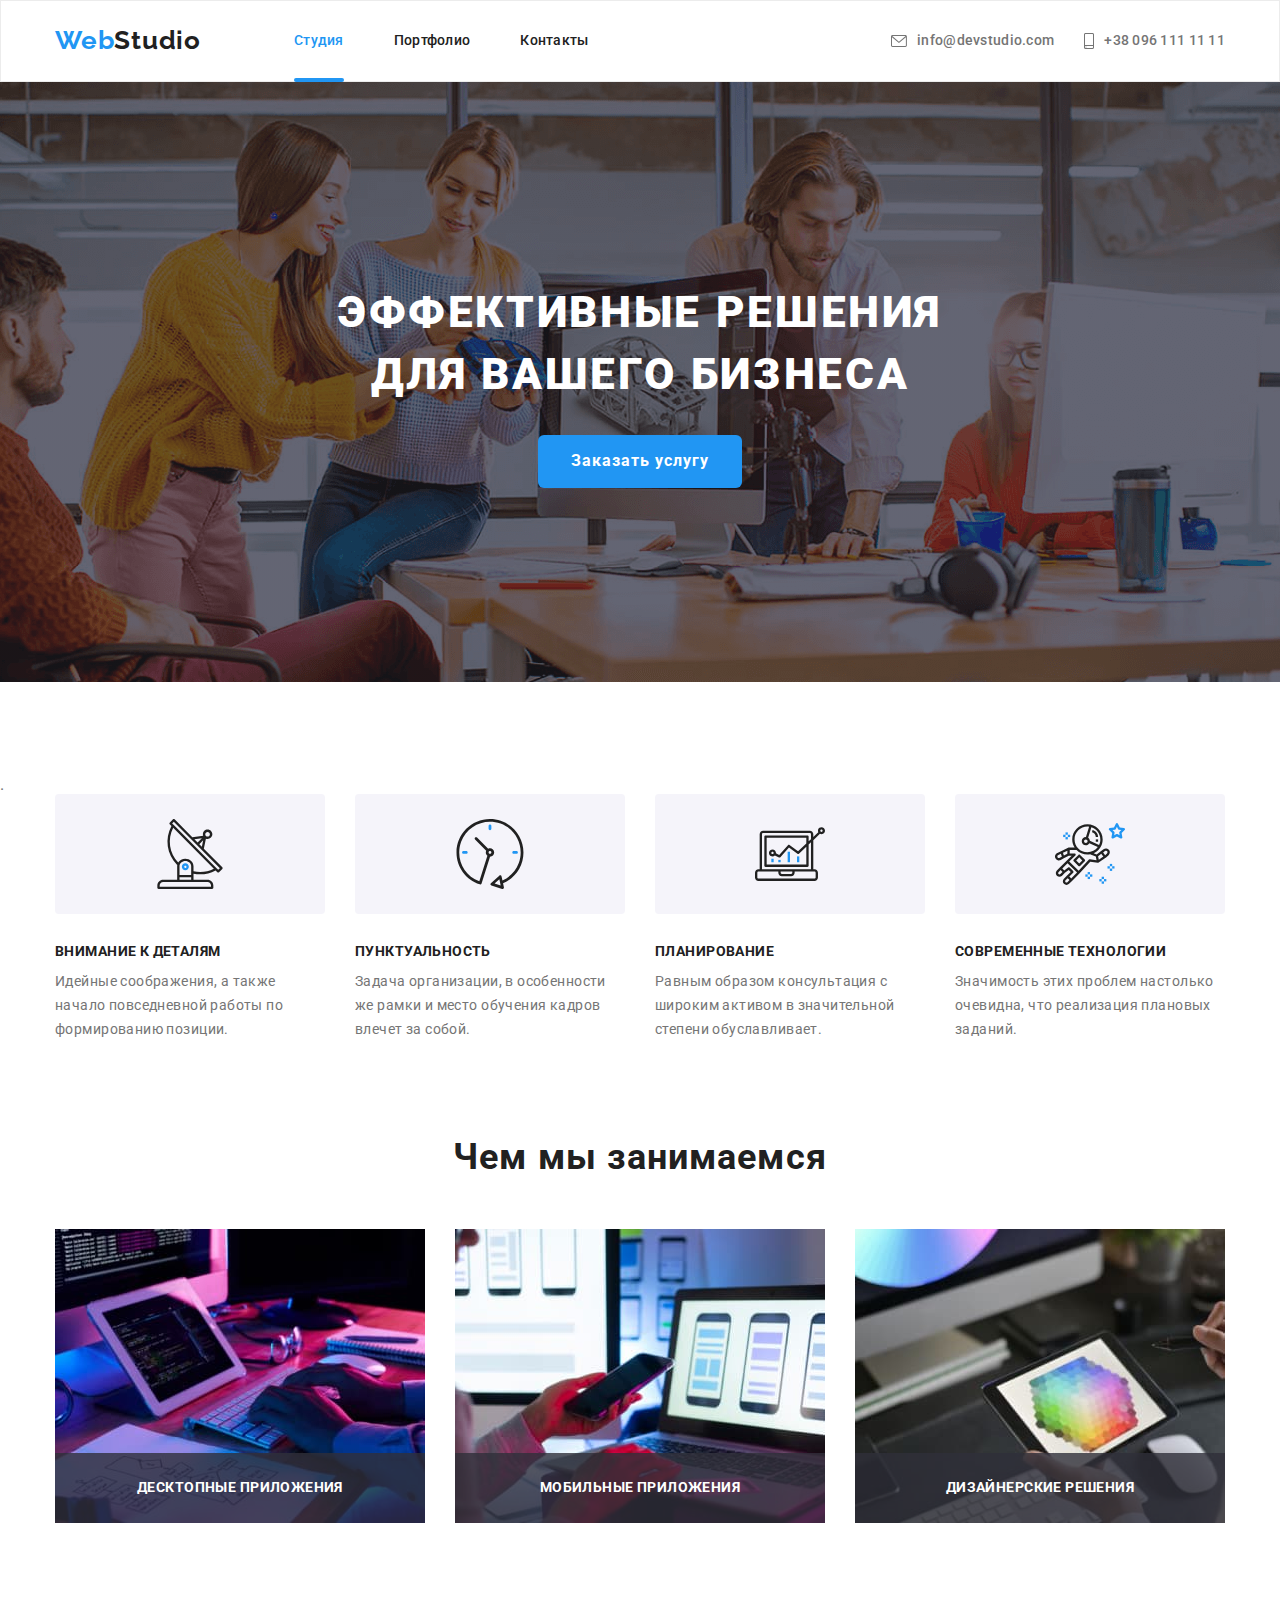
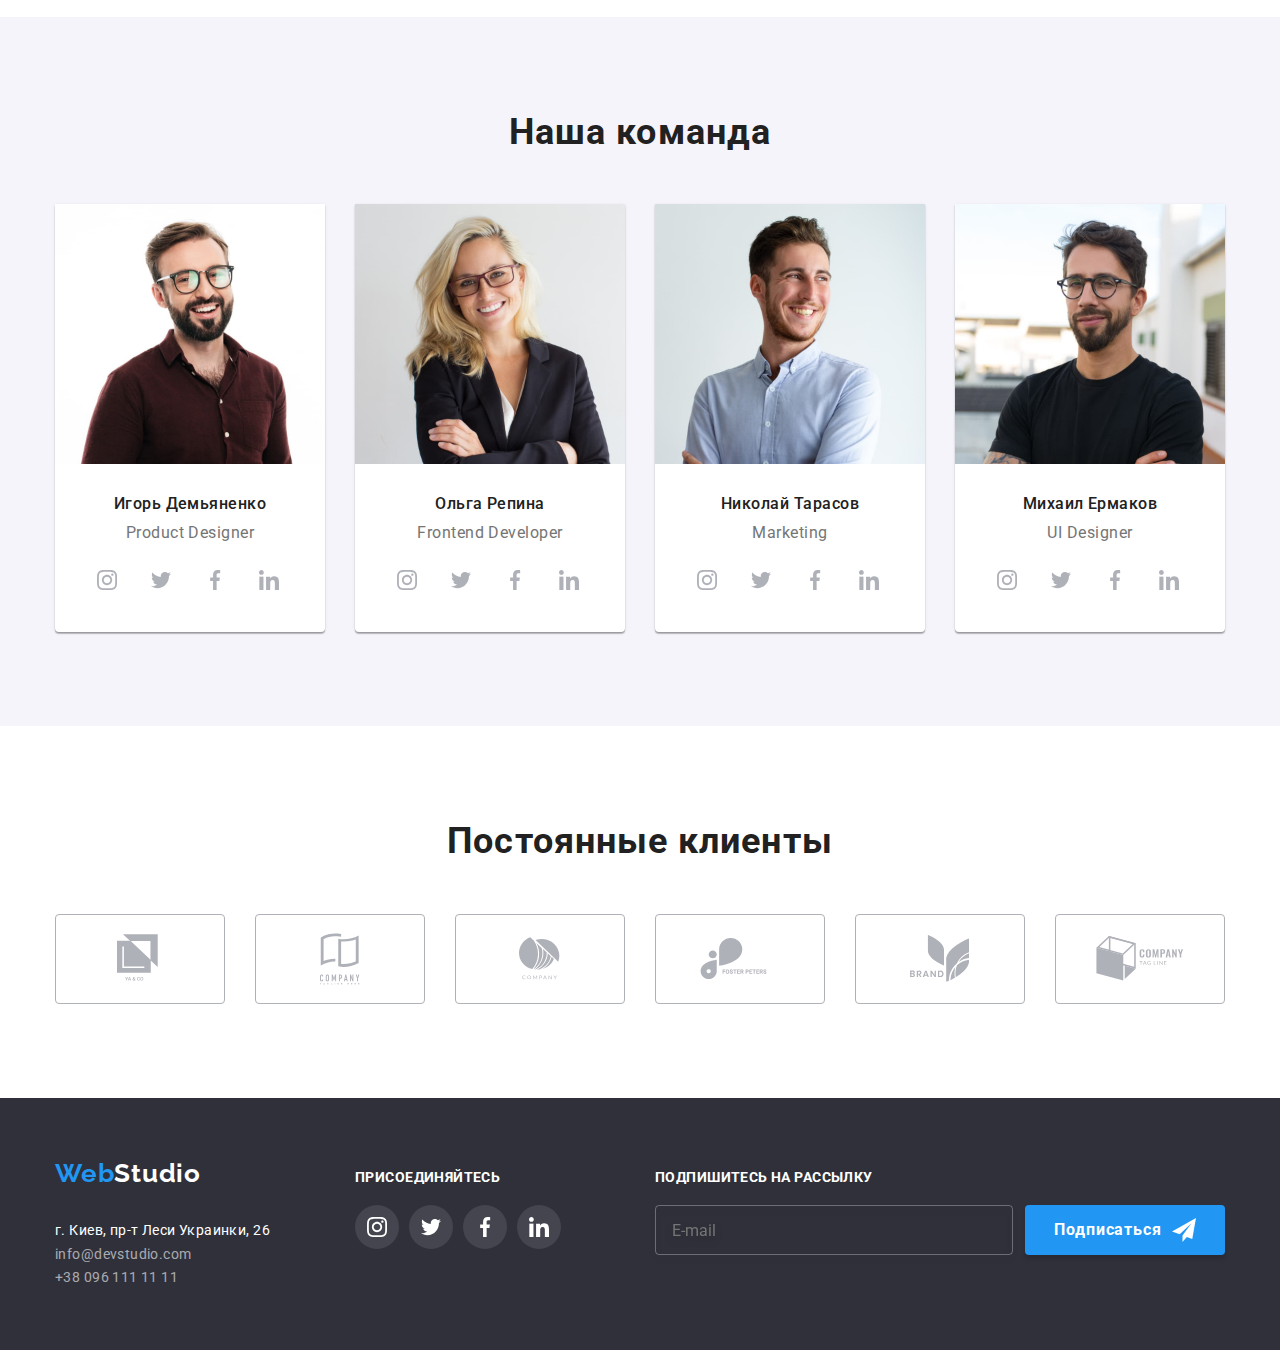
<file: index.html>
<!DOCTYPE html>
<html lang="ru">
  <head>
    <meta charset="UTF-8" />
    <meta name="viewport" content="width=device-width, initial-scale=1.0" />
    <title>Document</title>
    <link rel="preconnect" href="https://fonts.gstatic.com" />
    <link
      href="https://fonts.googleapis.com/css2?family=Raleway:wght@700&family=Roboto:wght@400;500;700;900&display=swap"
      rel="stylesheet"
    />
    <link
      rel="stylesheet"
      href="https://cdnjs.cloudflare.com/ajax/libs/modern-normalize/1.0.0/modern-normalize.min.css"
    />
    <link rel="stylesheet" href="./css/main.min.css" />
  </head>
  <body>
    <!--Шапка сайта-->
    <header class="header">
      <div class="container header-container">
        <nav class="navigation">
          <a lang="en" href="./index.html" class="logo"
            >Web<span class="studio">Studio</span></a
          >

          <ul class="nav-list list">
            <li class="item current-link">
              <a
                href="index.html"
                class="link current"
                target="_blank"
                rel="noopener norefferer"
                >Студия
              </a>
            </li>
            <li class="item">
              <a
                href="./portfolio.html"
                class="link"
                target="_blank"
                rel="noopener noreferrer"
                >Портфолио</a
              >
            </li>
            <li class="item"><a href="" class="link">Контакты</a></li>
          </ul>
        </nav>

        <ul class="contact-nav list">
          <li class="item">
            <a href="mailto:info@devstudio.com" class="mail link">
              <svg class="icon-envelope envelope">
                <use href="./images/symbol-defs.svg#envelope"></use>
              </svg>
              info@devstudio.com
            </a>
          </li>
          <li class="item">
            <a href="tel:+380961111111" class="tel link">
              <svg class="icon-smartphone">
                <use href="./images/symbol-defs.svg#smartphone"></use>
              </svg>
              +38 096 111 11 11
            </a>
          </li>
        </ul>
      </div>
    </header>

    <main>
      <!--Герой-->
      <section class="hero hero-img">
        <div class="hero-container">
          <h1 class="hero-title">Эффективные решения для вашего бизнеса</h1>
          <button type="button" class="hero-button" data-modal-open>
            Заказать услугу
          </button>
        </div>
      </section>

      <!--Преимущества-->
      <section class="features-section">
        .
        <div class="container features-container">
          <h2 class="section-title visually-hidden">Преимущества</h2>
          <ul class="feature-list list">
            <li class="item antenna">
              <h3 class="title">Внимание к деталям</h3>
              <p class="text">
                Идейные соображения, а также начало повседневной работы по
                формированию позиции.
              </p>
            </li>
            <li class="item clock">
              <h3 class="title">Пунктуальность</h3>
              <p class="text">
                Задача организации, в особенности же рамки и место обучения
                кадров влечет за собой.
              </p>
            </li>
            <li class="item diagram">
              <h3 class="title">Планирование</h3>
              <p class="text">
                Равным образом консультация с широким активом в значительной
                степени обуславливает.
              </p>
            </li>
            <li class="item astronaut">
              <h3 class="title">Современные технологии</h3>
              <p class="text">
                Значимость этих проблем настолько очевидна, что реализация
                плановых заданий.
              </p>
            </li>
          </ul>
        </div>
      </section>

      <!--Чем мы занимаемся-->
      <section class="works-section section">
        <div class="container">
          <h2 class="section-title">Чем мы занимаемся</h2>
          <ul class="works-list list">
            <li class="item">
              <div class="work-list-thumb">
                <img
                  src="./images/works/work-tablet.jpg"
                  alt="Человек работает за компьютером"
                  height="294"
                  width="370"
                />
                <p class="text">десктопные приложения</p>
              </div>
            </li>
            <li class="item">
              <div class="work-list-thumb">
                <img
                  src="./images/works/work-laptop.jpg"
                  alt="Человек смотрит в телефон"
                  height="294"
                  width="370"
                />
                <p class="text">мобильные приложения</p>
              </div>
            </li>
            <li class="item">
              <div class="work-list-thumb">
                <img
                  src="./images/works/work-comp.jpg"
                  alt="Человек работает с планшетом"
                  height="294"
                  width="370"
                />
                <p class="text">дизайнерские решения</p>
              </div>
            </li>
          </ul>
        </div>
      </section>

      <!--Наша команда-->
      <section class="section team">
        <div class="container">
          <h2 class="section-title">Наша команда</h2>
          <ul class="team-list list">
            <li class="item">
              <img
                src="./images/team/product-designer.jpg"
                alt="Фото Игоря Демьяненко - продакт дизайнера"
                height="260"
                width="270"
              />
              <div class="description">
                <h3 class="title">Игорь Демьяненко</h3>
                <p class="text">Product Designer</p>

                <ul class="social-links-list list">
                  <li class="social-link-item">
                    <a class="social-link link" href="">
                      <svg class="social-list-icon">
                        <use href="./images/symbol-defs.svg#instagram"></use>
                      </svg>
                    </a>
                  </li>

                  <li class="social-link-item">
                    <a class="social-link link" href="">
                      <svg class="social-list-icon">
                        <use href="./images/symbol-defs.svg#twitter"></use>
                      </svg>
                    </a>
                  </li>

                  <li class="social-link-item">
                    <a class="social-link link" href="">
                      <svg class="social-list-icon">
                        <use href="./images/symbol-defs.svg#facebook"></use>
                      </svg>
                    </a>
                  </li>

                  <li class="social-link-item">
                    <a class="social-link link" href="">
                      <svg class="social-list-icon">
                        <use href="./images/symbol-defs.svg#linkedin"></use>
                      </svg>
                    </a>
                  </li>
                </ul>
              </div>
            </li>

            <li class="item">
              <img
                src="./images/team/frontend-developer.jpg"
                alt="Фото Ольги Репиной - фронтенд разработчика"
                height="260"
                width="270"
              />
              <div class="description">
                <h3 class="title">Ольга Репина</h3>
                <p class="text">Frontend Developer</p>

                <ul class="social-links-list list">
                  <li class="social-link-item">
                    <a class="social-link link" href="">
                      <svg class="social-list-icon">
                        <use href="./images/symbol-defs.svg#instagram"></use>
                      </svg>
                    </a>
                  </li>

                  <li class="social-link-item">
                    <a class="social-link link" href="">
                      <svg class="social-list-icon">
                        <use href="./images/symbol-defs.svg#twitter"></use>
                      </svg>
                    </a>
                  </li>

                  <li class="social-link-item">
                    <a class="social-link link" href="">
                      <svg class="social-list-icon">
                        <use href="./images/symbol-defs.svg#facebook"></use>
                      </svg>
                    </a>
                  </li>

                  <li class="social-link-item">
                    <a class="social-link link" href="">
                      <svg class="social-list-icon">
                        <use href="./images/symbol-defs.svg#linkedin"></use>
                      </svg>
                    </a>
                  </li>
                </ul>
              </div>
            </li>

            <li class="item">
              <img
                src="./images/team/marketing.jpg"
                alt="Фото Николая Тарасова - маркетинг"
                height="260"
                width="270"
              />
              <div class="description">
                <h3 class="title">Николай Тарасов</h3>
                <p class="text">Marketing</p>

                <ul class="social-links-list list">
                  <li class="social-link-item">
                    <a class="social-link link" href="">
                      <svg class="social-list-icon">
                        <use href="./images/symbol-defs.svg#instagram"></use>
                      </svg>
                    </a>
                  </li>

                  <li class="social-link-item">
                    <a class="social-link link" href="">
                      <svg class="social-list-icon">
                        <use href="./images/symbol-defs.svg#twitter"></use>
                      </svg>
                    </a>
                  </li>

                  <li class="social-link-item">
                    <a class="social-link link" href="">
                      <svg class="social-list-icon">
                        <use href="./images/symbol-defs.svg#facebook"></use>
                      </svg>
                    </a>
                  </li>

                  <li class="social-link-item">
                    <a class="social-link link" href="">
                      <svg class="social-list-icon">
                        <use href="./images/symbol-defs.svg#linkedin"></use>
                      </svg>
                    </a>
                  </li>
                </ul>
              </div>
            </li>

            <li class="item">
              <img
                src="./images/team/ui-designer.jpg"
                alt="Фото Михаила Ермакова - ui дизайнера"
                height="260"
                width="270"
              />
              <div class="description">
                <h3 class="title">Михаил Ермаков</h3>
                <p class="text">UI Designer</p>

                <ul class="social-links-list list">
                  <li class="social-link-item">
                    <a class="social-link link" href="">
                      <svg class="social-list-icon">
                        <use href="./images/symbol-defs.svg#instagram"></use>
                      </svg>
                    </a>
                  </li>

                  <li class="social-link-item">
                    <a class="social-link link" href="">
                      <svg class="social-list-icon">
                        <use href="./images/symbol-defs.svg#twitter"></use>
                      </svg>
                    </a>
                  </li>

                  <li class="social-link-item">
                    <a class="social-link link" href="">
                      <svg class="social-list-icon">
                        <use href="./images/symbol-defs.svg#facebook"></use>
                      </svg>
                    </a>
                  </li>

                  <li class="social-link-item">
                    <a class="social-link link" href="">
                      <svg class="social-list-icon">
                        <use href="./images/symbol-defs.svg#linkedin"></use>
                      </svg>
                    </a>
                  </li>
                </ul>
              </div>
            </li>
          </ul>
        </div>
      </section>
    </main>

    <!-- Постоянные клиенты-->
    <section class="section clients">
      <div class="container">
        <h2 class="section-title">Постоянные клиенты</h2>

        <ul class="clients-list list">
          <li class="clients-list-item">
            <a href="" class="client-link">
              <svg class="client-icon" width="45" height="50">
                <use href="./images/symbol-defs.svg#logo-1"></use>
              </svg>
            </a>
          </li>

          <li class="clients-list-item">
            <a href="" class="client-link">
              <svg class="client-icon" width="40" height="52">
                <use href="./images/symbol-defs.svg#logo-2"></use>
              </svg>
            </a>
          </li>

          <li class="clients-list-item">
            <a href="" class="client-link">
              <svg class="client-icon" width="41" height="43">
                <use href="./images/symbol-defs.svg#logo-3"></use>
              </svg>
            </a>
          </li>

          <li class="clients-list-item">
            <a href="" class="client-link">
              <svg class="client-icon" width="80" height="42">
                <use href="./images/symbol-defs.svg#logo-4"></use>
              </svg>
            </a>
          </li>

          <li class="clients-list-item">
            <a href="" class="client-link">
              <svg class="client-icon" width="59" height="47">
                <use href="./images/symbol-defs.svg#logo-5"></use>
              </svg>
            </a>
          </li>

          <li class="clients-list-item">
            <a href="" class="client-link">
              <svg class="client-icon" width="88" height="45">
                <use href="./images/symbol-defs.svg#logo-6"></use>
              </svg>
            </a>
          </li>
        </ul>
      </div>
    </section>

    <!--Футер-->
    <footer class="footer">
      <div class="container">
        <div class="contacts-box">
          <a href="" lang="en" class="logo"
            >Web<span lang="en" class="studio-dark-theme">Studio</span></a
          >

          <ul class="contact-info list">
            <li>
              <a href="" class="address">г. Киев, пр-т Леси Украинки, 26</a>
            </li>
            <li>
              <a href="mailto:info@devstudio.com" class="contact"
                >info@devstudio.com</a
              >
            </li>
            <li>
              <a href="tel:+380961111111" class="contact">+38 096 111 11 11</a>
            </li>
          </ul>
        </div>

        <div class="social-list-box">
          <p class="call-to-action">присоединяйтесь</p>

          <ul class="social-links-list list">
            <li class="social-link-item">
              <a class="social-link link" href="">
                <svg class="social-list-icon">
                  <use href="./images/symbol-defs.svg#instagram"></use>
                </svg>
              </a>
            </li>

            <li class="social-link-item">
              <a class="social-link link" href="">
                <svg class="social-list-icon">
                  <use href="./images/symbol-defs.svg#twitter"></use>
                </svg>
              </a>
            </li>

            <li class="social-link-item">
              <a class="social-link link" href="">
                <svg class="social-list-icon">
                  <use href="./images/symbol-defs.svg#facebook"></use>
                </svg>
              </a>
            </li>

            <li class="social-link-item">
              <a class="social-link link" href="">
                <svg class="social-list-icon">
                  <use href="./images/symbol-defs.svg#linkedin"></use>
                </svg>
              </a>
            </li>
          </ul>
        </div>

        <div class="subscribe-box">
          <p class="call-to-action">Подпишитесь на рассылку</p>

          <form name="subscribe" class="subscribe-form">
            <input
              type="email"
              name="email"
              id="email"
              placeholder="E-mail"
              class="subscribe-input"
            />

            <button type="submit" class="submit-button">
              Подписаться
              <svg class="send-icon">
                <use href="./images/symbol-defs.svg#send"></use>
              </svg>
            </button>
          </form>
        </div>
      </div>
    </footer>

    <div class="backdrop is-hidden" data-modal>
      <div class="modal">
        <button class="modal-close" data-modal-close>
          <svg class="modal-close-icon">
            <use href="./images/symbol-defs.svg#close"></use>
          </svg>
        </button>

        <form class="modal-form">
          <p class="modal-title">Оставьте свои данные, мы вам перезвоним</p>

          <label for="name" class="label">Имя</label>
          <div class="form-input">
            <input type="text" name="user-name" id="name" class="label-input" />
            <svg class="icon" width="12" height="12">
              <use href="./images/symbol-defs.svg#person"></use>
            </svg>
          </div>

          <label for="tel" class="label">Телефон</label>
          <div class="form-input">
            <input
              type="tel"
              name="tel"
              id="tel"
              class="label-input"
              pattern="[0-9]{3}-[0-9]{3}-[0-9]{2}-[0-9]{2}"
            />
            <svg class="icon" width="13" height="13">
              <use href="./images/symbol-defs.svg#telephone"></use>
            </svg>
          </div>

          <label for="mail" class="label">Почта</label>
          <div class="form-input">
            <input type="email" name="email" id="mail" class="label-input" />
            <svg class="icon" width="15" height="12">
              <use href="./images/symbol-defs.svg#mail"></use>
            </svg>
          </div>

          <label for="feedback" class="label">Комментарий</label>
          <textarea
            name="feedback"
            id="feedback"
            placeholder="Введите текст"
            class="feedback-input"
          ></textarea>

          <input
            type="checkbox"
            name="user-policy"
            value="agree"
            id="policy"
            class="agree-policy visually-hidden"
          />
          <label for="policy" class="label-agree-policy">
            Соглашаюсь с рассылкой и принимаю
            <a href="">Условия договора</a>
          </label>

          <button type="submit" class="modal-submit-button">Отправить</button>
        </form>
      </div>
    </div>

    <script src="./js/modal.js"></script>
  </body>
</html>
</file>
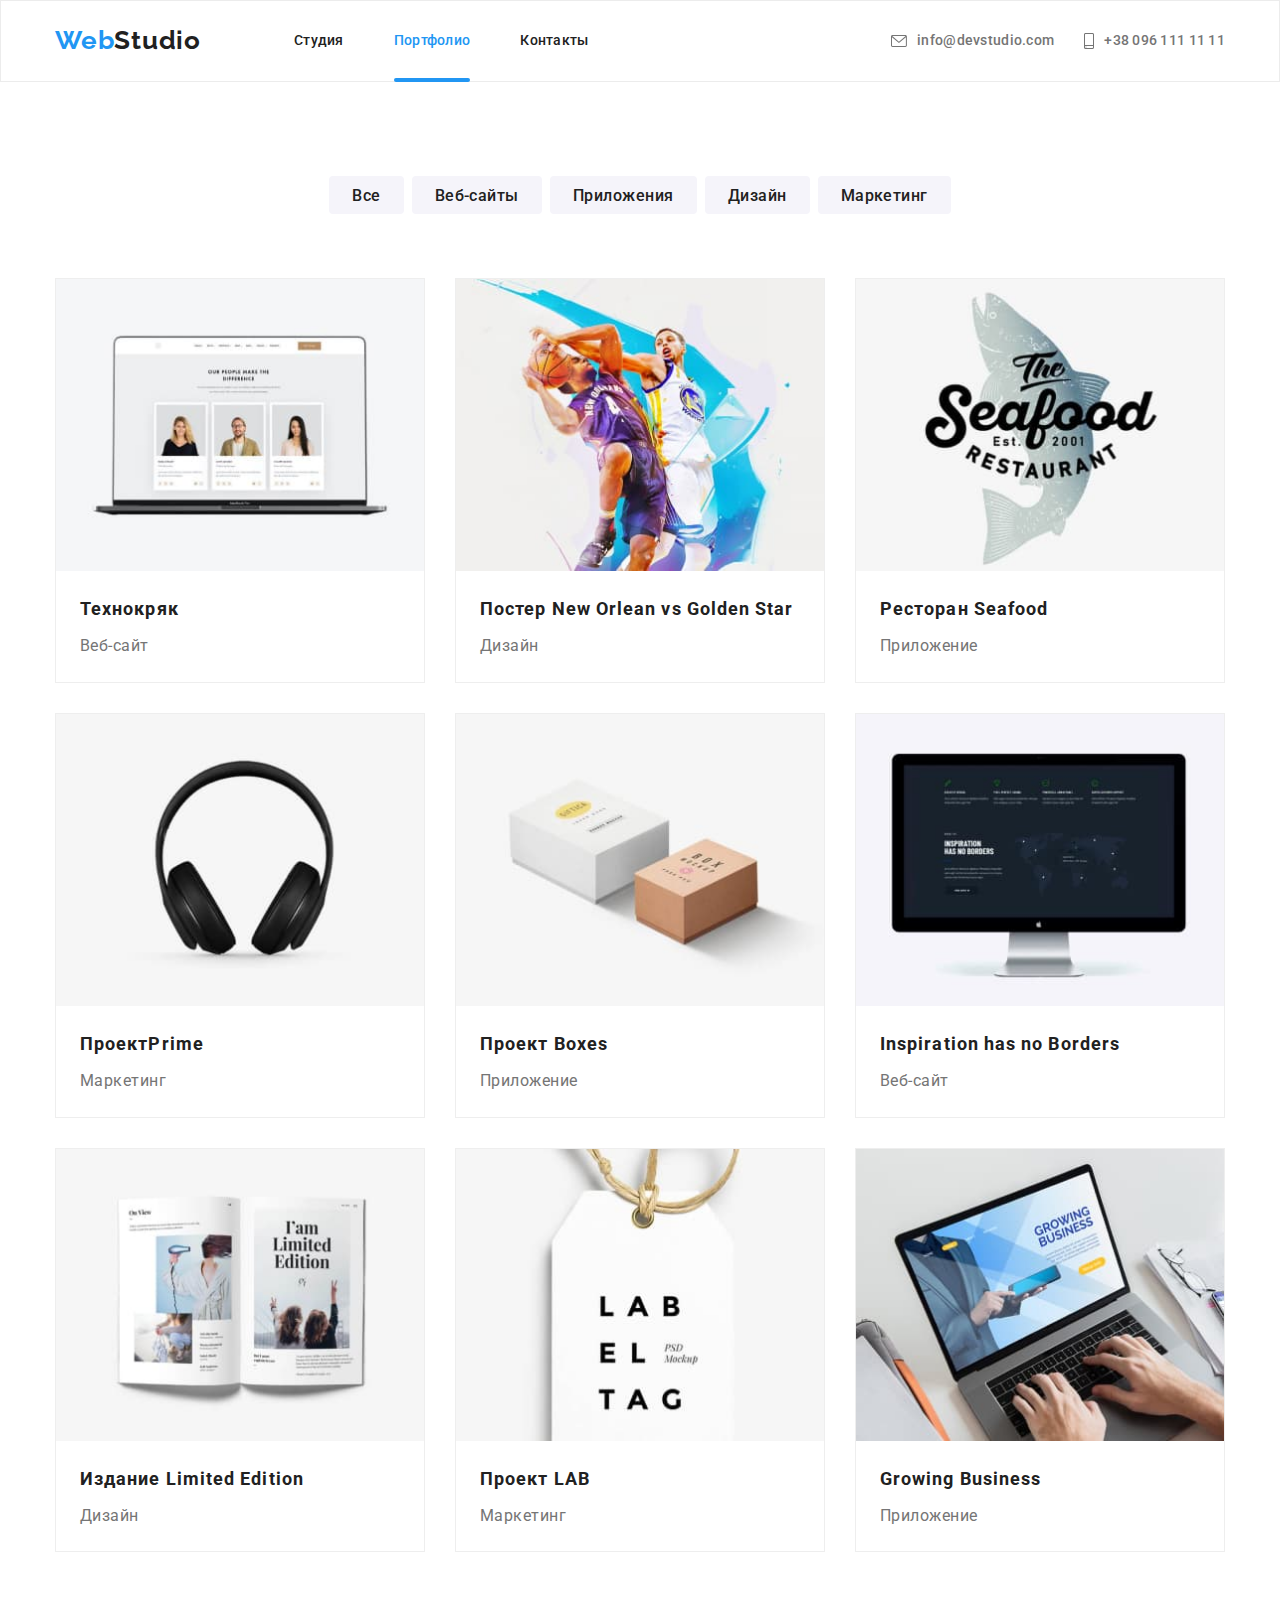
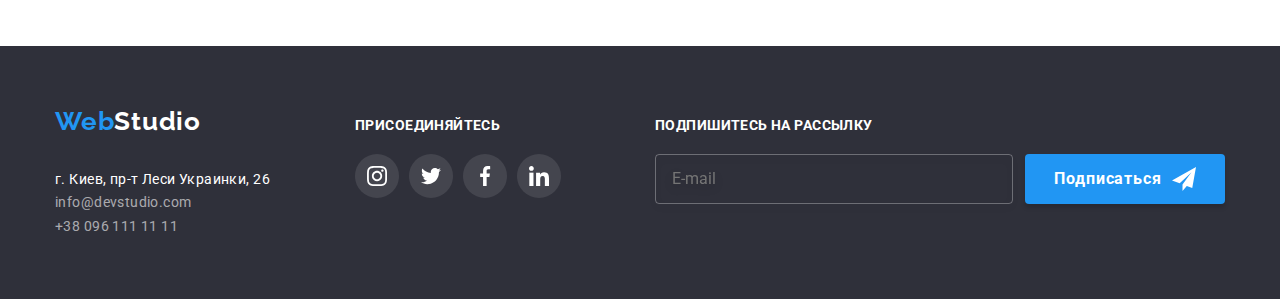
<file: portfolio.html>
<!DOCTYPE html>
<html lang="en">
  <head>
    <meta charset="UTF-8" />
    <meta name="viewport" content="width=device-width, initial-scale=1.0" />
    <title>Document</title>
    <link rel="preconnect" href="https://fonts.gstatic.com" />
    <link
      href="https://fonts.googleapis.com/css2?family=Raleway:wght@700&family=Roboto:wght@400;500;700;900&display=swap"
      rel="stylesheet"
    />
    <link
      rel="stylesheet"
      href="https://cdnjs.cloudflare.com/ajax/libs/modern-normalize/1.0.0/modern-normalize.min.css"
    />

    <link rel="stylesheet" href="./css/main.min.css" />
    <link rel="stylesheet" href="./css/portfolio.min.css" />
  </head>
  <body>
    <header class="header">
      <div class="container header-container">
        <nav class="navigation">
          <a lang="en" href="./index.html" class="logo"
            >Web<span class="studio">Studio</span></a
          >

          <ul class="nav-list list">
            <li class="item"><a href="index.html" class="link">Студия</a></li>
            <li class="item current-link">
              <a
                href="./portfolio.html"
                class="link current"
                target="_blank"
                rel="noopener noreferrer"
                >Портфолио</a
              >
            </li>
            <li class="item"><a href="" class="link">Контакты</a></li>
          </ul>
        </nav>

        <ul class="contact-nav list">
          <li class="item">
            <a href="mailto:info@devstudio.com" class="mail link">
              <svg class="icon-envelope envelope">
                <use href="./images/symbol-defs.svg#envelope"></use>
              </svg>
              info@devstudio.com
            </a>
          </li>
          <li class="item">
            <a href="tel:+380961111111" class="tel link">
              <svg class="icon-smartphone">
                <use href="./images/symbol-defs.svg#smartphone"></use>
              </svg>
              +38 096 111 11 11
            </a>
          </li>
        </ul>
      </div>
    </header>

    <main class="portfolio-bg-color">
      <section class="section">
        <div class="container">
          <h2 class="section-title visually-hidden">Наши проекты</h2>
          <ul class="filters-list list">
            <li class="item">
              <button type="button" class="button">Все</button>
            </li>
            <li class="item">
              <button type="button" class="button">Веб-сайты</button>
            </li>
            <li class="item">
              <button type="button" class="button">Приложения</button>
            </li>
            <li class="item">
              <button type="button" class="button">Дизайн</button>
            </li>
            <li class="item">
              <button type="button" class="button">Маркетинг</button>
            </li>
          </ul>

          <ul class="projects-list list">
            <li class="item">
              <a href="" class="projects-list-link link">
                <div class="project-list-thumb">
                  <p class="thumb-text">
                    Технокряк это современная площадка распространения
                    коронавируса. Компании используют эту платформу для
                    цифрового шпионажа и атак на защищённые сервера конкурентов.
                  </p>
                  <img
                    src="./images/portfolio/tech-website.jpg"
                    alt="фото веб-сайта Технокряк"
                    width="370"
                    height="294"
                  />
                </div>
                <div class="description">
                  <h3 class="title">Технокряк</h3>
                  <p class="text">Веб-сайт</p>
                </div>
              </a>
            </li>

            <li class="item">
              <a href="" class="projects-list-link link">
                <div class="project-list-thumb">
                  <p class="thumb-text">
                    Технокряк это современная площадка распространения
                    коронавируса. Компании используют эту платформу для
                    цифрового шпионажа и атак на защищённые сервера конкурентов.
                  </p>
                  <img
                    src="./images/portfolio/basketball-poster.jpg"
                    alt="дизайн постера игры New Orlean vs Golden Star"
                    width="370"
                    height="294"
                  />
                </div>
                <div class="description">
                  <h3 class="title">
                    Постер <span lang="en">New Orlean vs Golden Star</span>
                  </h3>
                  <p class="text">Дизайн</p>
                </div>
              </a>
            </li>

            <li class="item">
              <a href="" class="projects-list-link link">
                <div class="project-list-thumb">
                  <p class="thumb-text">
                    Технокряк это современная площадка распространения
                    коронавируса. Компании используют эту платформу для
                    цифрового шпионажа и атак на защищённые сервера конкурентов.
                  </p>
                  <img
                    src="./images/portfolio/seafood-restaurant.jpg"
                    alt="приложение для ресторана Seafood"
                    width="370"
                    height="294"
                  />
                </div>
                <div class="description">
                  <h3 class="title">Ресторан <span lang="en">Seafood</span></h3>
                  <p class="text">Приложение</p>
                </div>
              </a>
            </li>

            <li class="item">
              <a href="" class="projects-list-link link">
                <div class="project-list-thumb">
                  <p class="thumb-text">
                    Технокряк это современная площадка распространения
                    коронавируса. Компании используют эту платформу для
                    цифрового шпионажа и атак на защищённые сервера конкурентов.
                  </p>
                  <img
                    src="images/portfolio/prime-project.jpg"
                    alt="маркетинг проект Prime"
                    width="370"
                    height="294"
                  />
                </div>
                <div class="description">
                  <h3 class="title">Проект<span lang="en">Prime</span></h3>
                  <p class="text">Маркетинг</p>
                </div>
              </a>
            </li>

            <li class="item">
              <a href="" class="projects-list-link link">
                <div class="project-list-thumb">
                  <p class="thumb-text">
                    Технокряк это современная площадка распространения
                    коронавируса. Компании используют эту платформу для
                    цифрового шпионажа и атак на защищённые сервера конкурентов.
                  </p>
                  <img
                    src="./images/portfolio/box-project.jpg"
                    alt="приложение для проекта Boxes"
                    width="370"
                    height="294"
                  />
                </div>
                <div class="description">
                  <h3 class="title">Проект <span lang="en">Boxes</span></h3>
                  <p class="text">Приложение</p>
                </div>
              </a>
            </li>

            <li class="item">
              <a href="" class="projects-list-link link">
                <div class="project-list-thumb">
                  <p class="thumb-text">
                    Технокряк это современная площадка распространения
                    коронавируса. Компании используют эту платформу для
                    цифрового шпионажа и атак на защищённые сервера конкурентов.
                  </p>
                  <img
                    src="./images/portfolio/inspiration-website.jpg"
                    alt="фото веб-сайта Inspiration has no Borders"
                    width="370"
                    height="294"
                  />
                </div>
                <div class="description">
                  <h3 class="title" lang="en">Inspiration has no Borders</h3>
                  <p class="text">Веб-сайт</p>
                </div>
              </a>
            </li>

            <li class="item">
              <a href="" class="projects-list-link link">
                <div class="project-list-thumb">
                  <p class="thumb-text">
                    Технокряк это современная площадка распространения
                    коронавируса. Компании используют эту платформу для
                    цифрового шпионажа и атак на защищённые сервера конкурентов.
                  </p>
                  <img
                    src="./images/portfolio/magazine-design.jpg"
                    alt="дизайн журнала Limited Edition"
                    width="370"
                    height="294"
                  />
                </div>
                <div class="description">
                  <h3 class="title">
                    Издание <span lang="en">Limited Edition</span>
                  </h3>
                  <p class="text">Дизайн</p>
                </div>
              </a>
            </li>

            <li class="item">
              <a href="" class="projects-list-link link">
                <div class="project-list-thumb">
                  <p class="thumb-text">
                    Технокряк это современная площадка распространения
                    коронавируса. Компании используют эту платформу для
                    цифрового шпионажа и атак на защищённые сервера конкурентов.
                  </p>
                  <img
                    src="./images/portfolio/lab-project.jpg"
                    alt="маркетинг проект LAB"
                    width="370"
                    height="294"
                  />
                </div>
                <div class="description">
                  <h3 class="title">Проект <span lang="en">LAB</span></h3>
                  <p class="text">Маркетинг</p>
                </div>
              </a>
            </li>

            <li class="item">
              <a href="" class="projects-list-link link">
                <div class="project-list-thumb">
                  <p class="thumb-text">
                    Технокряк это современная площадка распространения
                    коронавируса. Компании используют эту платформу для
                    цифрового шпионажа и атак на защищённые сервера конкурентов.
                  </p>
                  <img
                    src="./images/portfolio/business-app.jpg"
                    alt="приложение Growing Business"
                    width="370"
                    height="294"
                  />
                </div>
                <div class="description">
                  <h3 class="title" lang="en">Growing Business</h3>
                  <p class="text">Приложение</p>
                </div>
              </a>
            </li>
          </ul>
        </div>
      </section>
    </main>

    <footer class="footer">
      <div class="container">
        <div class="contacts-box">
          <a href="" lang="en" class="logo"
            >Web<span lang="en" class="studio-dark-theme">Studio</span></a
          >

          <ul class="contact-info list">
            <li>
              <a href="" class="address">г. Киев, пр-т Леси Украинки, 26</a>
            </li>
            <li>
              <a href="mailto:info@devstudio.com" class="contact"
                >info@devstudio.com</a
              >
            </li>
            <li>
              <a href="tel:+380961111111" class="contact">+38 096 111 11 11</a>
            </li>
          </ul>
        </div>

        <div class="social-list-box">
          <p class="call-to-action">присоединяйтесь</p>

          <ul class="social-links-list list">
            <li class="social-link-item">
              <a class="social-link link" href="">
                <svg class="social-list-icon">
                  <use href="./images/symbol-defs.svg#instagram"></use>
                </svg>
              </a>
            </li>

            <li class="social-link-item">
              <a class="social-link link" href="">
                <svg class="social-list-icon">
                  <use href="./images/symbol-defs.svg#twitter"></use>
                </svg>
              </a>
            </li>

            <li class="social-link-item">
              <a class="social-link link" href="">
                <svg class="social-list-icon">
                  <use href="./images/symbol-defs.svg#facebook"></use>
                </svg>
              </a>
            </li>

            <li class="social-link-item">
              <a class="social-link link" href="">
                <svg class="social-list-icon">
                  <use href="./images/symbol-defs.svg#linkedin"></use>
                </svg>
              </a>
            </li>
          </ul>
        </div>

        <div class="subscribe-box">
          <p class="call-to-action">Подпишитесь на рассылку</p>

          <form name="subscribe" action="" class="subscribe-form">
            <input
              type="email"
              name="email"
              placeholder="E-mail"
              class="subscribe-input"
            />

            <button type="submit" class="submit-button">
              Подписаться
              <svg class="send-icon">
                <use href="./images/symbol-defs.svg#send"></use>
              </svg>
            </button>
          </form>
        </div>
      </div>
    </footer>
  </body>
</html>
</file>
<file: css/main.min.css>
:root{--primary-text-color: rgba(117, 117, 117, 1);--title-color: rgba(33, 33, 33, 1);--accent-color: rgba(33, 150, 243, 1);--primary-bg-color: #ffffff;--white-color: #ffffff;--secondary-bg-color: rgb(245, 244, 250)}.visually-hidden{position:absolute !important;clip:rect(1px 1px 1px 1px);clip:rect(1px, 1px, 1px, 1px);padding:0 !important;border:0 !important;height:1px !important;width:1px !important;overflow:hidden}html{box-sizing:border-box}*,*::before,*::after{box-sizing:inherit}h1,h2,h3,h4,h5,h6,p{margin:0px}body{margin:0px;background-color:var(--primary-bg-color);color:var(--primary-text-color);font-family:"Roboto", sans-serif}.portfolio-bg-color{background-color:#ffffff}img{display:block;max-width:100%;height:auto}.list{list-style:none;margin:0px;padding:0px}.link{text-decoration:none}.container{width:1200px;margin-left:auto;margin-right:auto;padding-left:15px;padding-right:15px}.social-links-list{display:flex;margin-top:16px}.social-link{display:flex;justify-content:center;align-items:center;width:44px;height:44px;background-color:var(--white-color);border-radius:50%;transition:background-color 250ms cubic-bezier(0.4, 0, 0.2, 1)}.social-link:hover{background-color:var(--accent-color)}.social-link-item:not(:last-child){margin-right:10px}.social-list-icon{width:20px;height:20px;fill:#afb1b8;transition:fill 250ms cubic-bezier(0.4, 0, 0.2, 1)}.social-link:hover .social-list-icon{fill:var(--white-color)}.backdrop{position:fixed;z-index:100;top:0;left:0;width:100%;height:100%;background:rgba(0,0,0,0.2);transform:scale(1);transition:all 250ms cubic-bezier(0.4, 0, 0.2, 1)}.backdrop.is-hidden{opacity:0;visibility:hidden;pointer-events:none}.modal{position:absolute;top:50%;left:50%;transform:translate(-50%, -50%);width:528px;height:581px;background-color:var(--white-color);box-shadow:0px 1px 3px rgba(0,0,0,0.12),0px 1px 1px rgba(0,0,0,0.14),0px 2px 1px rgba(0,0,0,0.2);border-radius:4px}.modal-title{margin-bottom:12px;font-weight:700;font-size:20px;line-height:1.15;text-align:center;letter-spacing:0.03em;color:#212121}.modal-close{position:absolute;top:8px;right:8px;background-color:transparent;border:1px solid rgba(0,0,0,0.1);box-sizing:border-box;width:30px;height:30px;border-radius:50%;cursor:pointer}.modal-close-icon{position:absolute;width:18px;height:18px;top:50%;left:50%;transform:translate(-50%, -50%);fill:#000000;transition:fill 250ms cubic-bezier(0.4, 0, 0.2, 1)}.modal-close:hover .modal-close-icon{fill:var(--accent-color)}.modal-submit-button{display:block;margin-left:auto;margin-right:auto;margin-top:30px;min-width:200px;height:50px;color:var(--white-color);background-color:var(--accent-color);box-shadow:0px 4px 4px rgba(0,0,0,0.15);border-radius:4px;border:1px solid transparent;cursor:pointer;font-weight:700;font-size:16px;line-height:1.87;letter-spacing:0.06em;transition:background-color 250ms cubic-bezier(0.4, 0, 0.2, 1)}.modal-submit-button:focus,.modal-submit-button:hover{background-color:#188ce8}.modal-form{padding:40px}.label{margin-bottom:4px;font-weight:400;font-size:12px;line-height:1.16;letter-spacing:0.01em;color:#757575}.label::placeholder{color:rgba(117,117,117,0.5)}.form-input{position:relative;display:block;margin-top:4px;margin-bottom:10px}.label-input{display:block;width:100%;height:40px;border:1px solid rgba(33,33,33,0.2);border-radius:4px;padding-left:42px;font-size:14px}.label-input:focus{outline:none;border-color:var(--accent-color)}.icon{position:absolute;display:block;top:50%;transform:translateY(-50%);left:14px;display:block}.label-input:focus+.icon{fill:var(--accent-color)}.feedback-input{margin-top:4px;margin-bottom:20px;width:100%;height:120px;padding:12px 16px;border:1px solid rgba(33,33,33,0.2);border-radius:4px;resize:none;font-size:14px}.feedback-input:focus{outline:none;border-color:var(--accent-color)}.label-agree-policy{display:block;font-weight:400;font-size:14px;line-height:1.71;letter-spacing:0.03em;color:#757575}.label-agree-policy::before{content:"";display:inline-block;margin-right:6px;width:16px;height:15px;border:2px solid #212121;border-radius:2px;background-image:url(../images/check.svg);background-repeat:no-repeat;background-position:center}.agree-policy:checked+.label-agree-policy::before{background-color:var(--accent-color);border:2px solid var(--accent-color)}.agree-policy:focus+.label-agree-policy::before{outline:1px solid var(--accent-color)}.label-agree-policy a{color:var(--accent-color)}.subscribe-box{width:570px}.subscribe-form{display:flex;justify-content:center}.subscribe-input{flex-grow:1;height:50px;color:var(--white-color);background-color:transparent;border:1px solid rgba(255,255,255,0.3);filter:drop-shadow(0px 4px 4px rgba(0,0,0,0.15));border-radius:4px;margin-right:12px;padding-top:15px;padding-bottom:15px;padding-left:16px}.submit-button{display:flex;justify-content:center;align-items:center;font-weight:700;font-size:16px;line-height:1.87;text-align:center;letter-spacing:0.06em;color:var(--white-color);background-color:var(--accent-color);text-decoration:none;cursor:pointer;box-shadow:0px 4px 4px rgba(0,0,0,0.15);border-radius:4px;border:1px solid transparent;min-width:200px;transition:background-color 250ms cubic-bezier(0.4, 0, 0.2, 1)}.submit-button:hover,.submit-button:focus{background-color:#188ce8}.send-icon{width:24px;height:24px;fill:var(--white-color);margin-left:10px}.logo{color:var(--accent-color);font-family:"Raleway", sans-serif;font-weight:700;font-size:26px;line-height:1.2;letter-spacing:0.03em;text-decoration:none}.studio{margin-right:93px;color:var(--title-color);font-family:"Raleway", sans-serif;font-weight:700;font-size:26px;line-height:1.2;letter-spacing:0.03em}.logo,.studio{display:inline-block}.contact-nav{display:flex;margin-left:auto}.contact-nav .item{display:flex;justify-content:center;align-items:center;padding-top:32px;padding-bottom:32px}.contact-nav .item+.item{margin-left:30px}.contact-nav .link{display:flex;align-items:center;color:var(--primary-text-color);font-weight:500;font-size:14px;line-height:1.14;letter-spacing:0.02em;text-decoration:none;transition:color 250ms cubic-bezier(0.4, 0, 0.2, 1)}.contact-nav .link:hover,.contact-nav .link:focus{color:var(--accent-color)}.icon-envelope{fill:#757575;width:16px;height:12px;margin-right:10px;transition:fill 250ms cubic-bezier(0.4, 0, 0.2, 1)}.mail:hover .icon-envelope,.mail:focus .icon-envelope{fill:var(--accent-color)}.icon-smartphone{fill:#757575;width:10px;height:16px;margin-right:10px;transition:fill 250ms cubic-bezier(0.4, 0, 0.2, 1)}.tel:hover .icon-smartphone,.tel:focus .icon-smartphone{fill:var(--accent-color)}.hero-button{border-radius:6px;border:1px solid transparent;padding:10px 32px;min-width:200px;color:var(--white-color);background-color:var(--accent-color);font-weight:700;font-size:16px;line-height:1.9;letter-spacing:0.06em;text-decoration:none;cursor:pointer;transition:background-color 250ms cubic-bezier(0.4, 0, 0.2, 1)}.hero-button:hover{background-color:#188ce8}.filters-list .button{color:var(--title-color);background-color:#f5f4fa;font-weight:500;font-size:16px;line-height:1.6;text-align:center;letter-spacing:0.03em;display:inline-block;min-width:73px;height:38px;border-radius:4px;border:1px solid transparent;padding:6px 22px;margin-bottom:8px;cursor:pointer;transition:all 250ms cubic-bezier(0.4, 0, 0.2, 1)}.filters-list .button:hover,.filters-list .button:focus{color:var(--white-color);background-color:var(--accent-color);box-shadow:0px 3px 1px rgba(0,0,0,0.1),0px 1px 2px rgba(0,0,0,0.08),0px 2px 2px rgba(0,0,0,0.12)}.section{padding-top:94px;padding-bottom:94px}.section-title{color:var(--title-color);font-weight:700;font-size:36px;line-height:1.2;text-align:center;letter-spacing:0.03em;margin-top:0px;margin-bottom:50px}.header{background-color:var(--white-color);border:1px solid #ececec}.header-container{display:flex;align-items:center}.navigation{display:flex;align-items:center}.nav-list{display:flex;align-items:center}.nav-list .link{display:block;color:var(--title-color);font-weight:500;font-size:14px;line-height:1.1;letter-spacing:0.02em;text-decoration:none;transition:color 250ms cubic-bezier(0.4, 0, 0.2, 1)}.nav-list .link:hover,.nav-list .link:focus{color:var(--accent-color)}.nav-list .item+.item{margin-left:50px}.nav-list .link.current{color:var(--accent-color)}.nav-list .current-link{display:flex;flex-direction:column}.nav-list .current-link{position:relative}.nav-list .current-link::after{position:absolute;top:45px;content:"";width:100%;height:4px;background:var(--accent-color);border-radius:2px}.hero-img{max-width:1600px;height:600px;margin-left:auto;margin-right:auto;background-image:linear-gradient(to right, rgba(47,48,58,0.4), rgba(47,48,58,0.4)),url(../images/hero.png);background-color:#c4c4c4;background-repeat:no-repeat;background-position:top}.hero{text-align:center;margin-bottom:0px;padding-top:200px;padding-bottom:200px}.hero-container{max-width:700px;margin-right:auto;margin-left:auto}.hero-title{margin-top:0px;margin-bottom:30px;color:var(--white-color);font-weight:900;font-size:44px;line-height:1.4;text-align:center;letter-spacing:0.06em;text-transform:uppercase}.features-section{padding-top:94px;padding-bottom:47px}.feature-list{display:flex;flex-wrap:wrap;margin-top:-30px;margin-left:-30px}.feature-list .item{width:calc(100% / 4 - 30px);margin-top:30px;margin-left:30px}.feature-list .item::before{display:block;content:"";height:120px;margin-bottom:30px;background-color:#f5f4fa;border-radius:4px;background-size:70px;background-repeat:no-repeat;background-position:center}.feature-list .title{margin-top:0px;margin-bottom:10px;color:var(--title-color);font-weight:700;font-size:14px;line-height:1.14;letter-spacing:0.03em;text-transform:uppercase}.feature-list .text{margin-top:0px;margin-bottom:0px;font-size:14px;line-height:1.7;letter-spacing:0.03em}.antenna::before{background-image:url(../images/features/antenna.svg)}.clock::before{background-image:url(../images/features/clock.svg)}.diagram::before{background-image:url(../images/features/diagram.svg)}.astronaut::before{background-image:url(../images/features/astronaut.svg)}.works-section{padding-top:47px}.work-list-thumb{display:flex;position:relative}.works-list{display:flex;flex-wrap:wrap;margin-top:-30px;margin-left:-30px}.works-list .text{display:flex;justify-content:center;align-items:center;position:absolute;bottom:0;font-weight:700;font-size:14px;line-height:1.14;text-align:center;letter-spacing:0.03em;text-transform:uppercase;color:var(--white-color);background-color:rgba(47,48,58,0.8);width:100%;height:70px}.works-list .item{width:calc(100% / 3 - 30px);margin-top:30px;margin-left:30px}.team{background-color:var(--secondary-bg-color);margin-bottom:0px}.team-list{display:flex;flex-wrap:wrap;margin-top:-30px;margin-left:-30px}.team-list .item{width:calc(100% / 4 - 30px);margin-top:30px;margin-left:30px;background-color:var(--white-color);box-shadow:0px 1px 3px rgba(0,0,0,0.12),0px 1px 1px rgba(0,0,0,0.14),0px 2px 1px rgba(0,0,0,0.2);border-radius:0px 0px 4px 4px}.team-list .title{margin-bottom:10px;color:var(--title-color);font-weight:500;font-size:16px;line-height:1.2;text-align:center;letter-spacing:0.03em}.team-list .text{font-weight:400;font-size:16px;line-height:1.2;text-align:center;letter-spacing:0.03em}.team-list .description{padding-top:30px;padding-bottom:30px;padding-left:30px;padding-right:30px}.clients-list{display:flex;flex-wrap:wrap;margin-top:-30px;margin-left:-30px}.clients-list-item{width:calc(100% / 6 - 30px);margin-top:30px;margin-left:30px}.client-link{display:flex;justify-content:center;align-items:center;width:100%;height:90px;border:1px solid #afb1b8;border-radius:4px;transition:border 250ms cubic-bezier(0.4, 0, 0.2, 1)}.client-link:hover{border:1px solid var(--accent-color)}.client-icon{fill:#afb1b8;transition:fill 250ms cubic-bezier(0.4, 0, 0.2, 1)}.client-link:hover .client-icon{fill:var(--accent-color)}.footer{background-color:#2f303a}.footer .address{color:var(--white-color);font-size:14px;line-height:1.7;letter-spacing:0.03em;text-decoration:none;transition:color 250ms cubic-bezier(0.4, 0, 0.2, 1)}.footer .address:hover,.footer .address:focus{color:var(--accent-color)}.footer .contact{color:rgba(255,255,255,0.6);font-size:14px;line-height:1.7;letter-spacing:0.03em;text-decoration:none;margin-top:9px;transition:color 250ms cubic-bezier(0.4, 0, 0.2, 1)}.footer .contact:hover,.footer .contact:focus{color:var(--accent-color)}.footer .social-links-list{display:flex}.footer .social-link{background-color:rgba(255,255,255,0.1);transition:background-color 250ms cubic-bezier(0.4, 0, 0.2, 1)}.footer .social-link:hover{background-color:var(--accent-color)}.footer .social-list-icon{fill:var(--white-color)}.footer .container{display:flex;justify-content:space-between;align-items:baseline;padding-top:60px;padding-bottom:60px}.contacts-box{width:270px}.contacts-box>a{margin-bottom:30px}.studio-dark-theme{color:var(--white-color)}.social-list-box{width:270px}.call-to-action{color:var(--white-color);font-size:14px;font-weight:700;line-height:1.17;letter-spacing:0.03em;text-transform:uppercase;margin-bottom:20px}
/*# sourceMappingURL=main.min.css.map */
</file>
<file: css/portfolio.min.css>
.filters-list{display:flex;justify-content:center;margin-bottom:56px}.filters-list .item+.item{margin-left:8px}.projects-list{display:flex;flex-wrap:wrap;margin-left:-30px;margin-top:-30px}.projects-list .item{display:block;flex-basis:calc(100% / 3 - 30px);margin-left:30px;margin-top:30px;background:var(--white-color)}.projects-list .item:nth-child(3n){margin-right:0px}.projects-list .item:nth-last-child(-n+3){margin-bottom:0px}.projects-list .title{color:var(--title-color);font-weight:700;font-size:18px;line-height:2;letter-spacing:0.06em;margin-top:0px;margin-bottom:4px}.projects-list .text{color:var(--primary-text-color);font-size:16px;line-height:1.9;letter-spacing:0.03em;text-decoration:none;margin-top:0px;margin-bottom:0px}.projects-list-link{display:block;border:1px solid #eeeeee;transition:box-shadow 250ms cubic-bezier(0.4, 0, 0.2, 1)}.projects-list-link:hover{box-shadow:0px 1px 1px rgba(0,0,0,0.12),0px 4px 4px rgba(0,0,0,0.06),1px 4px 6px rgba(0,0,0,0.16)}.project-list-thumb{position:relative;overflow:hidden}.thumb-text{position:absolute;display:flex;transform:translateY(100%);padding:63px 20px;background-color:rgba(33,150,243,0.9);top:0;left:0;width:100%;height:100%;font-weight:400;font-size:18px;line-height:1.55;letter-spacing:0.03em;color:var(--white-color);overflow:scroll;transition:transform 250ms cubic-bezier(0.4, 0, 0.2, 1)}.projects-list-link:hover .thumb-text,.projects-list-link:focus .thumb-text{transform:translateY(0%)}.description{padding-top:20px;padding-bottom:20px;padding-left:24px;padding-right:24px}
/*# sourceMappingURL=portfolio.min.css.map */
</file>
